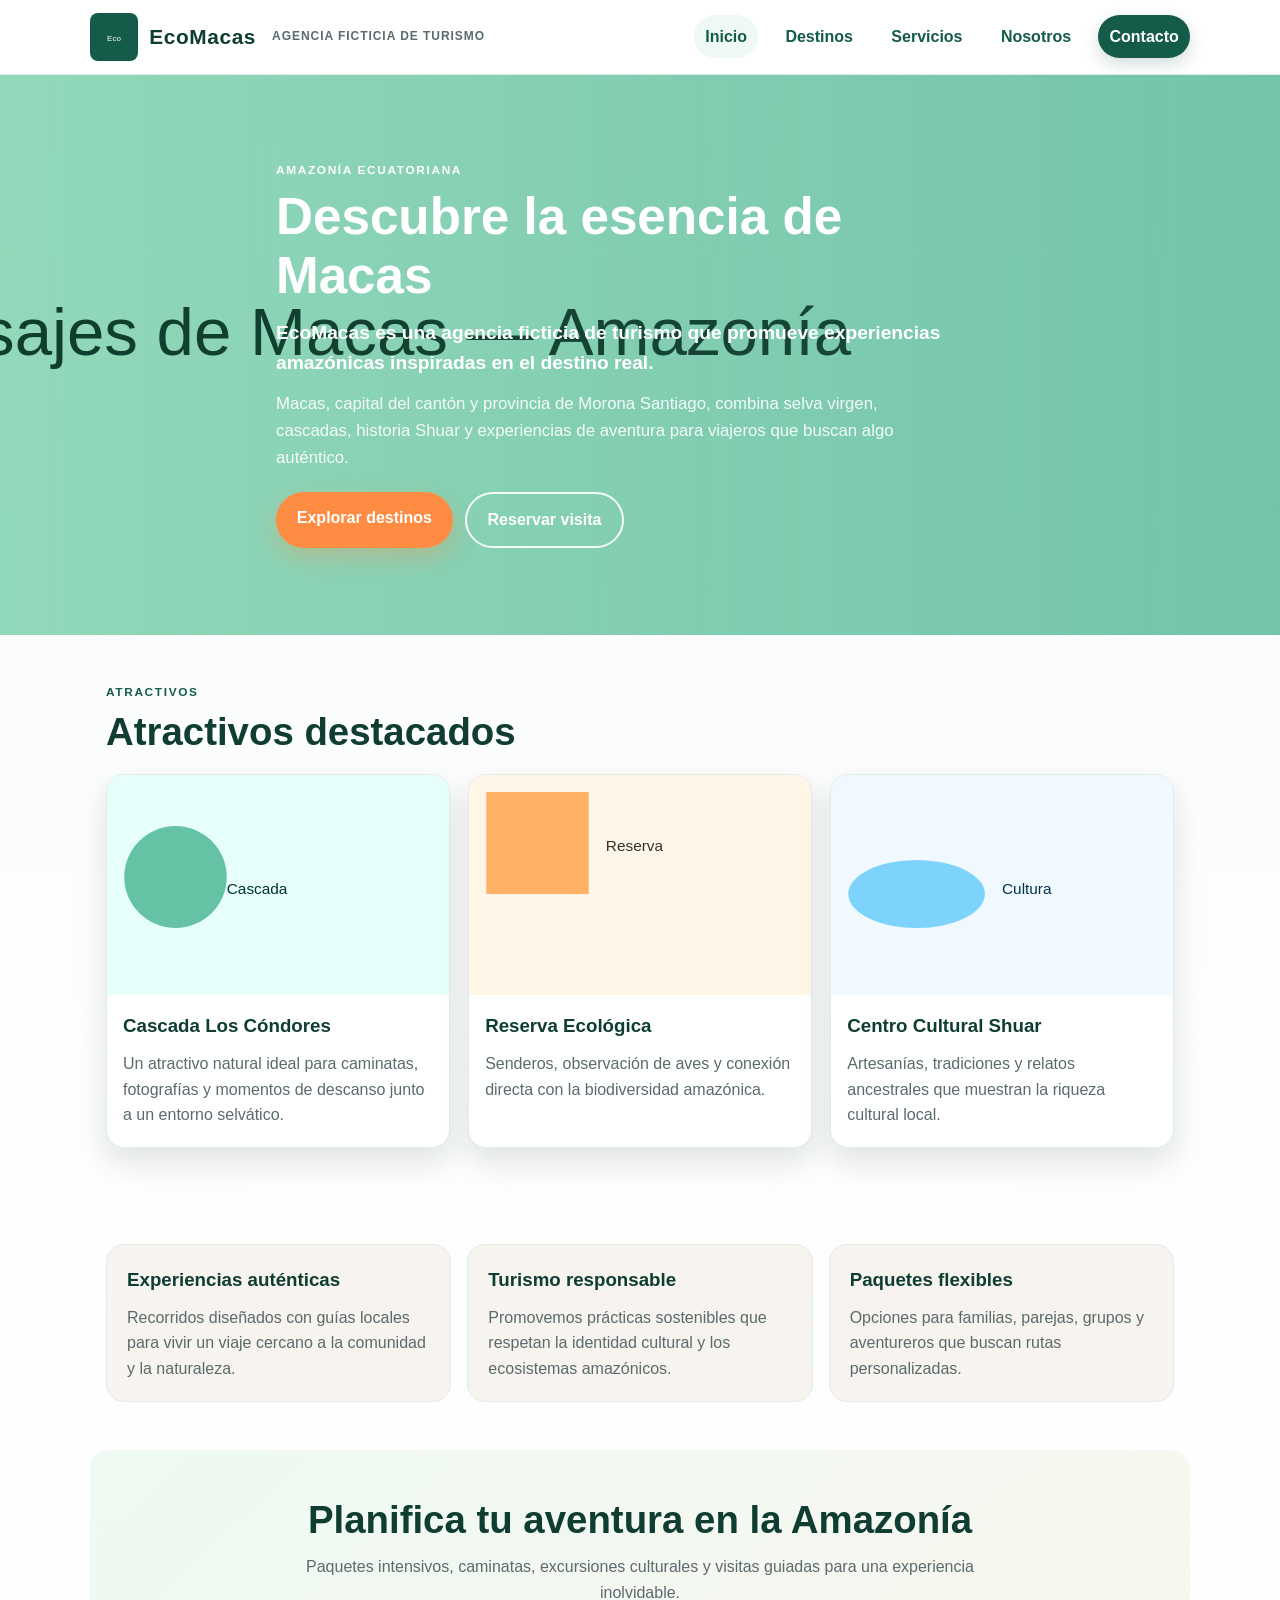
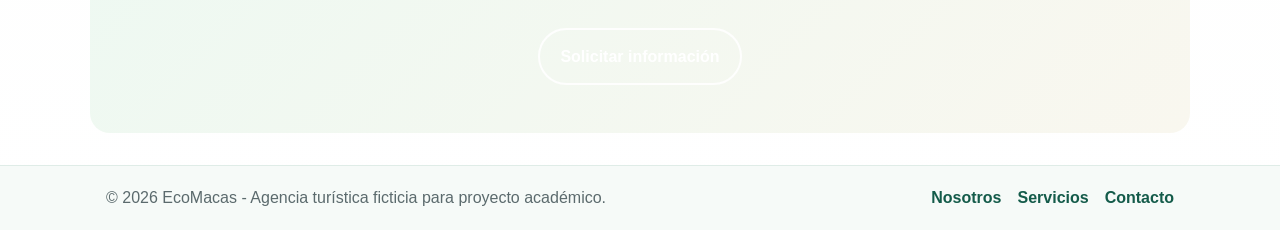
<file: examen diseño/index.html>
<!doctype html>
<html lang="es">
<head>
  <meta charset="utf-8">
  <meta name="viewport" content="width=device-width, initial-scale=1">
  <meta name="description" content="EcoMacas agencia turística de Macas, Morona Santiago: naturaleza, cultura Shuar, cascadas y paquetes de aventura en la Amazonía ecuatoriana.">
  <title>EcoMacas | Agencia de Turismo en Macas</title>
  <link rel="stylesheet" href="css/styles.css">
</head>
<body>
  <header class="site-header">
    <div class="container header-inner">
      <a href="index.html" class="logo" aria-label="Inicio EcoMacas">
        <img src="images/logo.svg" alt="Logo de EcoMacas">
        <span class="brand">EcoMacas</span>
      </a>
      <span class="agency-tag">Agencia ficticia de turismo</span>
      <nav class="main-nav" aria-label="Navegación principal">
        <a href="index.html" class="active">Inicio</a>
        <a href="destinos.html">Destinos</a>
        <a href="servicios.html">Servicios</a>
        <a href="nosotros.html">Nosotros</a>
        <a href="contacto.html" class="btn-nav">Contacto</a>
      </nav>
    </div>
  </header>

  <main>
    <section class="hero">
      <img src="images/hero.svg" alt="Paisaje natural de la Amazonía de Macas" class="hero-img">
      <div class="container hero-content">
        <p class="eyebrow">Amazonía ecuatoriana</p>
        <h1>Descubre la esencia de Macas</h1>
        <p class="slogan">EcoMacas es una agencia ficticia de turismo que promueve experiencias amazónicas inspiradas en el destino real.</p>
        <p class="lead">Macas, capital del cantón y provincia de Morona Santiago, combina selva virgen, cascadas, historia Shuar y experiencias de aventura para viajeros que buscan algo auténtico.</p>
        <div class="hero-actions">
          <a href="destinos.html" class="cta">Explorar destinos</a>
          <a href="contacto.html" class="cta secondary">Reservar visita</a>
        </div>
      </div>
    </section>

    <section class="destacados container">
      <div class="section-heading">
        <p class="eyebrow dark">Atractivos</p>
        <h2>Atractivos destacados</h2>
      </div>
      <div class="cards-grid three-columns">
        <article class="card">
          <img src="images/destino1.svg" alt="Cascada Los Cóndores en Macas">
          <div class="card-body">
            <h3>Cascada Los Cóndores</h3>
            <p>Un atractivo natural ideal para caminatas, fotografías y momentos de descanso junto a un entorno selvático.</p>
          </div>
        </article>
        <article class="card">
          <img src="images/destino2.svg" alt="Reserva ecológica de Macas">
          <div class="card-body">
            <h3>Reserva Ecológica</h3>
            <p>Senderos, observación de aves y conexión directa con la biodiversidad amazónica.</p>
          </div>
        </article>
        <article class="card">
          <img src="images/destino3.svg" alt="Centro cultural Shuar">
          <div class="card-body">
            <h3>Centro Cultural Shuar</h3>
            <p>Artesanías, tradiciones y relatos ancestrales que muestran la riqueza cultural local.</p>
          </div>
        </article>
      </div>
    </section>

    <section class="features container">
      <div class="feature">
        <h3>Experiencias auténticas</h3>
        <p>Recorridos diseñados con guías locales para vivir un viaje cercano a la comunidad y la naturaleza.</p>
      </div>
      <div class="feature">
        <h3>Turismo responsable</h3>
        <p>Promovemos prácticas sostenibles que respetan la identidad cultural y los ecosistemas amazónicos.</p>
      </div>
      <div class="feature">
        <h3>Paquetes flexibles</h3>
        <p>Opciones para familias, parejas, grupos y aventureros que buscan rutas personalizadas.</p>
      </div>
    </section>

    <section class="llamada container">
      <h2>Planifica tu aventura en la Amazonía</h2>
      <p>Paquetes intensivos, caminatas, excursiones culturales y visitas guiadas para una experiencia inolvidable.</p>
      <a href="contacto.html" class="cta outline">Solicitar información</a>
    </section>
  </main>

  <footer class="site-footer">
    <div class="container footer-inner">
      <p>&copy; 2026 EcoMacas - Agencia turística ficticia para proyecto académico.</p>
      <nav class="footer-nav" aria-label="Navegación del pie de página">
        <a href="nosotros.html">Nosotros</a>
        <a href="servicios.html">Servicios</a>
        <a href="contacto.html">Contacto</a>
      </nav>
    </div>
  </footer>
</body>
</html>
</file>
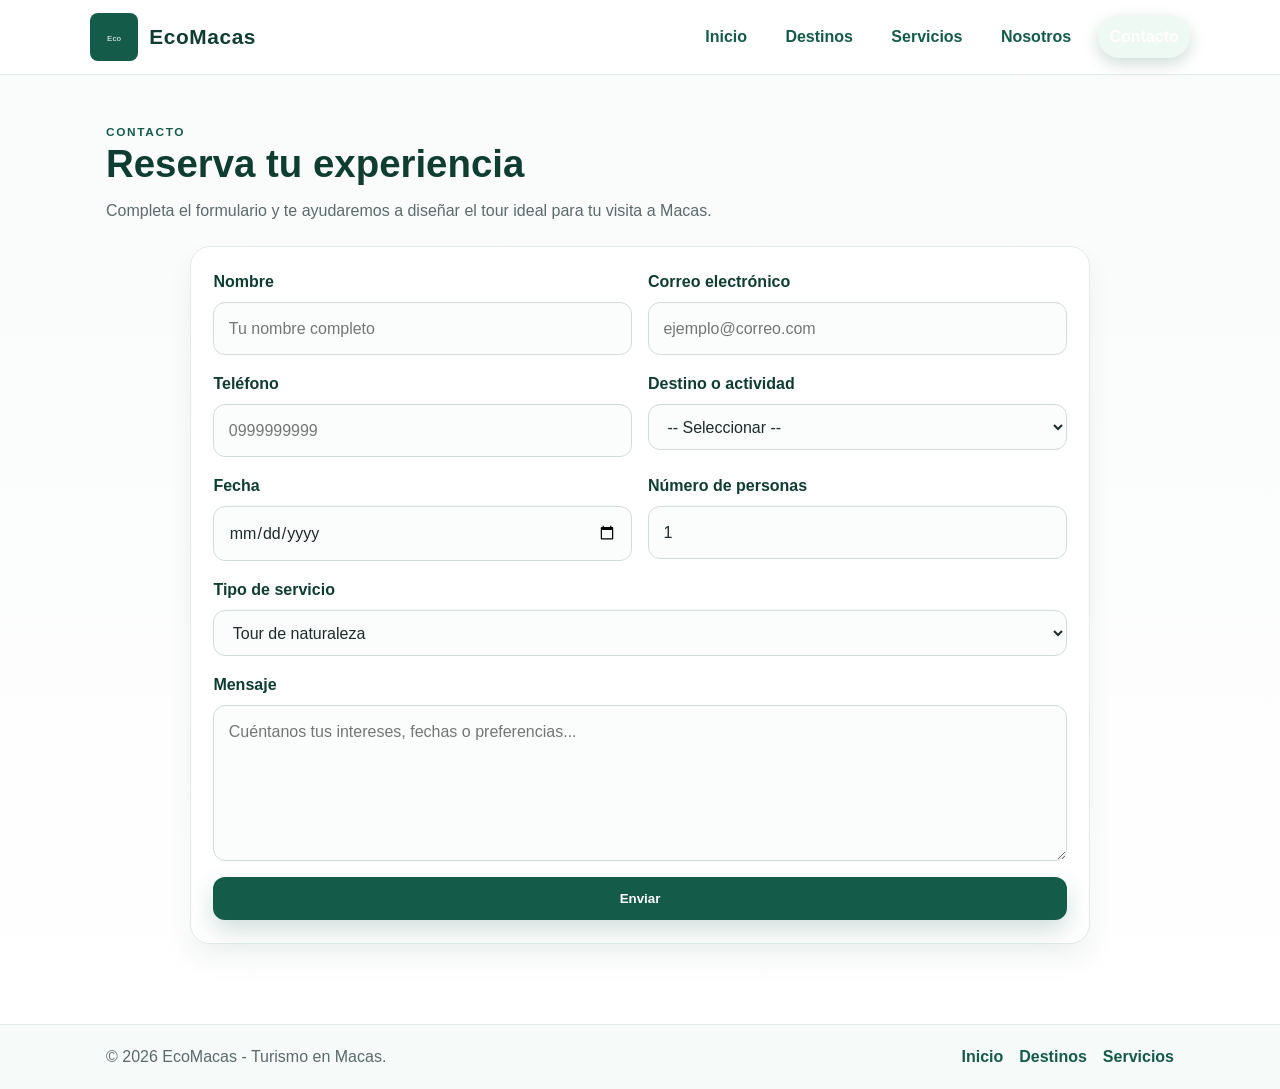
<file: examen diseño/contacto.html>
<!doctype html>
<html lang="es">
<head>
  <meta charset="utf-8">
  <meta name="viewport" content="width=device-width, initial-scale=1">
  <meta name="description" content="Formulario de contacto y reserva de EcoMacas para planificar tours en Macas, Morona Santiago.">
  <title>Contacto | EcoMacas</title>
  <link rel="stylesheet" href="css/styles.css">
</head>
<body>
  <header class="site-header">
    <div class="container header-inner">
      <a href="index.html" class="logo" aria-label="Inicio EcoMacas">
        <img src="images/logo.svg" alt="Logo de EcoMacas">
        <span class="brand">EcoMacas</span>
      </a>
      <nav class="main-nav" aria-label="Navegación principal">
        <a href="index.html">Inicio</a>
        <a href="destinos.html">Destinos</a>
        <a href="servicios.html">Servicios</a>
        <a href="nosotros.html">Nosotros</a>
        <a href="contacto.html" class="btn-nav active">Contacto</a>
      </nav>
    </div>
  </header>

  <main class="container page-main">
    <section class="page-intro">
      <p class="eyebrow dark">Contacto</p>
      <h1>Reserva tu experiencia</h1>
      <p>Completa el formulario y te ayudaremos a diseñar el tour ideal para tu visita a Macas.</p>
    </section>

    <form action="#" method="post" class="contact-form">
      <div class="form-group">
        <label for="nombre">Nombre</label>
        <input type="text" id="nombre" name="nombre" placeholder="Tu nombre completo" required>
      </div>

      <div class="form-group">
        <label for="email">Correo electrónico</label>
        <input type="email" id="email" name="email" placeholder="ejemplo@correo.com" required>
      </div>

      <div class="form-group">
        <label for="telefono">Teléfono</label>
        <input type="tel" id="telefono" name="telefono" placeholder="0999999999">
      </div>

      <div class="form-group">
        <label for="destino">Destino o actividad</label>
        <select id="destino" name="destino" required>
          <option value="">-- Seleccionar --</option>
          <option value="cascada-condores">Cascada Los Cóndores</option>
          <option value="reserva-rio-blanco">Reserva Ecológica Río Blanco</option>
          <option value="tour-cultural">Tour cultural Shuar</option>
          <option value="tour-aventura">Tour de aventura</option>
          <option value="paquete-fin-de-semana">Paquete fin de semana</option>
        </select>
      </div>

      <div class="form-group">
        <label for="fecha">Fecha</label>
        <input type="date" id="fecha" name="fecha" required>
      </div>

      <div class="form-group">
        <label for="personas">Número de personas</label>
        <input type="number" id="personas" name="personas" min="1" value="1" required>
      </div>

      <div class="form-group wide">
        <label for="tipo">Tipo de servicio</label>
        <select id="tipo" name="tipo">
          <option value="tour-naturaleza">Tour de naturaleza</option>
          <option value="tour-cultural">Tour cultural</option>
          <option value="tour-aventura">Tour de aventura</option>
          <option value="paquete-fin-de-semana">Paquete fin de semana</option>
        </select>
      </div>

      <div class="form-group wide">
        <label for="mensaje">Mensaje</label>
        <textarea id="mensaje" name="mensaje" rows="5" placeholder="Cuéntanos tus intereses, fechas o preferencias..."></textarea>
      </div>

      <button type="submit" class="btn-submit">Enviar</button>
    </form>
  </main>

  <footer class="site-footer">
    <div class="container footer-inner">
      <p>&copy; 2026 EcoMacas - Turismo en Macas.</p>
      <nav class="footer-nav" aria-label="Navegación del pie de página">
        <a href="index.html">Inicio</a>
        <a href="destinos.html">Destinos</a>
        <a href="servicios.html">Servicios</a>
      </nav>
    </div>
  </footer>
</body>
</html>
</file>
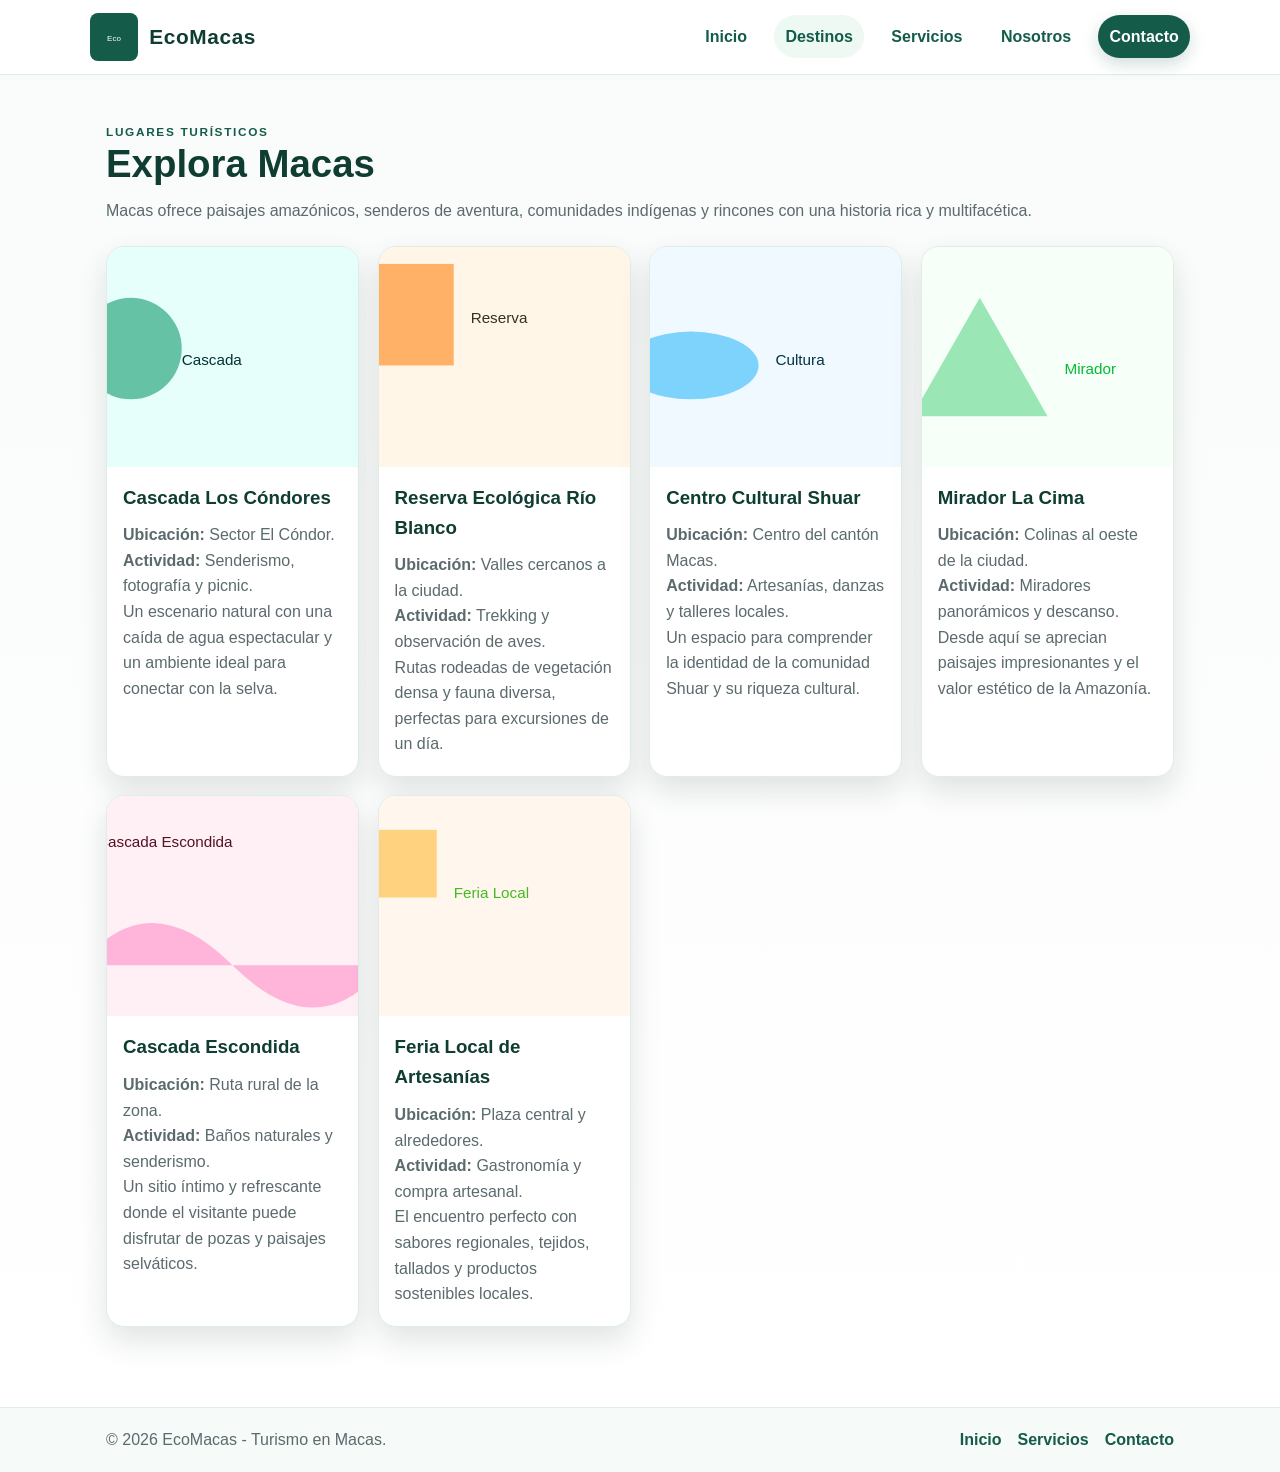
<file: examen diseño/destinos.html>
<!doctype html>
<html lang="es">
<head>
  <meta charset="utf-8">
  <meta name="viewport" content="width=device-width, initial-scale=1">
  <meta name="description" content="Explora los principales atractivos turísticos de Macas, Morona Santiago: cascadas, reservas, cultura Shuar y aventuras en la Amazonía.">
  <title>Destinos | EcoMacas</title>
  <link rel="stylesheet" href="css/styles.css">
</head>
<body>
  <header class="site-header">
    <div class="container header-inner">
      <a href="index.html" class="logo" aria-label="Inicio EcoMacas">
        <img src="images/logo.svg" alt="Logo de EcoMacas">
        <span class="brand">EcoMacas</span>
      </a>
      <nav class="main-nav" aria-label="Navegación principal">
        <a href="index.html">Inicio</a>
        <a href="destinos.html" class="active">Destinos</a>
        <a href="servicios.html">Servicios</a>
        <a href="nosotros.html">Nosotros</a>
        <a href="contacto.html" class="btn-nav">Contacto</a>
      </nav>
    </div>
  </header>

  <main class="container page-main">
    <section class="page-intro">
      <p class="eyebrow dark">Lugares turísticos</p>
      <h1>Explora Macas</h1>
      <p>Macas ofrece paisajes amazónicos, senderos de aventura, comunidades indígenas y rincones con una historia rica y multifacética.</p>
    </section>

    <section class="cards-grid four-columns" aria-label="Atractivos turísticos de Macas">
      <article class="card destination-card">
        <img src="images/destino1.svg" alt="Cascada Los Cóndores en Macas">
        <div class="card-body">
          <h3>Cascada Los Cóndores</h3>
          <p><strong>Ubicación:</strong> Sector El Cóndor.</p>
          <p><strong>Actividad:</strong> Senderismo, fotografía y picnic.</p>
          <p>Un escenario natural con una caída de agua espectacular y un ambiente ideal para conectar con la selva.</p>
        </div>
      </article>
      <article class="card destination-card">
        <img src="images/destino2.svg" alt="Reserva ecológica de Macas">
        <div class="card-body">
          <h3>Reserva Ecológica Río Blanco</h3>
          <p><strong>Ubicación:</strong> Valles cercanos a la ciudad.</p>
          <p><strong>Actividad:</strong> Trekking y observación de aves.</p>
          <p>Rutas rodeadas de vegetación densa y fauna diversa, perfectas para excursiones de un día.</p>
        </div>
      </article>
      <article class="card destination-card">
        <img src="images/destino3.svg" alt="Centro cultural Shuar">
        <div class="card-body">
          <h3>Centro Cultural Shuar</h3>
          <p><strong>Ubicación:</strong> Centro del cantón Macas.</p>
          <p><strong>Actividad:</strong> Artesanías, danzas y talleres locales.</p>
          <p>Un espacio para comprender la identidad de la comunidad Shuar y su riqueza cultural.</p>
        </div>
      </article>
      <article class="card destination-card">
        <img src="images/destino4.svg" alt="Mirador La Cima">
        <div class="card-body">
          <h3>Mirador La Cima</h3>
          <p><strong>Ubicación:</strong> Colinas al oeste de la ciudad.</p>
          <p><strong>Actividad:</strong> Miradores panorámicos y descanso.</p>
          <p>Desde aquí se aprecian paisajes impresionantes y el valor estético de la Amazonía.</p>
        </div>
      </article>
      <article class="card destination-card">
        <img src="images/destino5.svg" alt="Cascada Escondida en Macas">
        <div class="card-body">
          <h3>Cascada Escondida</h3>
          <p><strong>Ubicación:</strong> Ruta rural de la zona.</p>
          <p><strong>Actividad:</strong> Baños naturales y senderismo.</p>
          <p>Un sitio íntimo y refrescante donde el visitante puede disfrutar de pozas y paisajes selváticos.</p>
        </div>
      </article>
      <article class="card destination-card">
        <img src="images/destino6.svg" alt="Feria local de Macas">
        <div class="card-body">
          <h3>Feria Local de Artesanías</h3>
          <p><strong>Ubicación:</strong> Plaza central y alrededores.</p>
          <p><strong>Actividad:</strong> Gastronomía y compra artesanal.</p>
          <p>El encuentro perfecto con sabores regionales, tejidos, tallados y productos sostenibles locales.</p>
        </div>
      </article>
    </section>
  </main>

  <footer class="site-footer">
    <div class="container footer-inner">
      <p>&copy; 2026 EcoMacas - Turismo en Macas.</p>
      <nav class="footer-nav" aria-label="Navegación del pie de página">
        <a href="index.html">Inicio</a>
        <a href="servicios.html">Servicios</a>
        <a href="contacto.html">Contacto</a>
      </nav>
    </div>
  </footer>
</body>
</html>
</file>
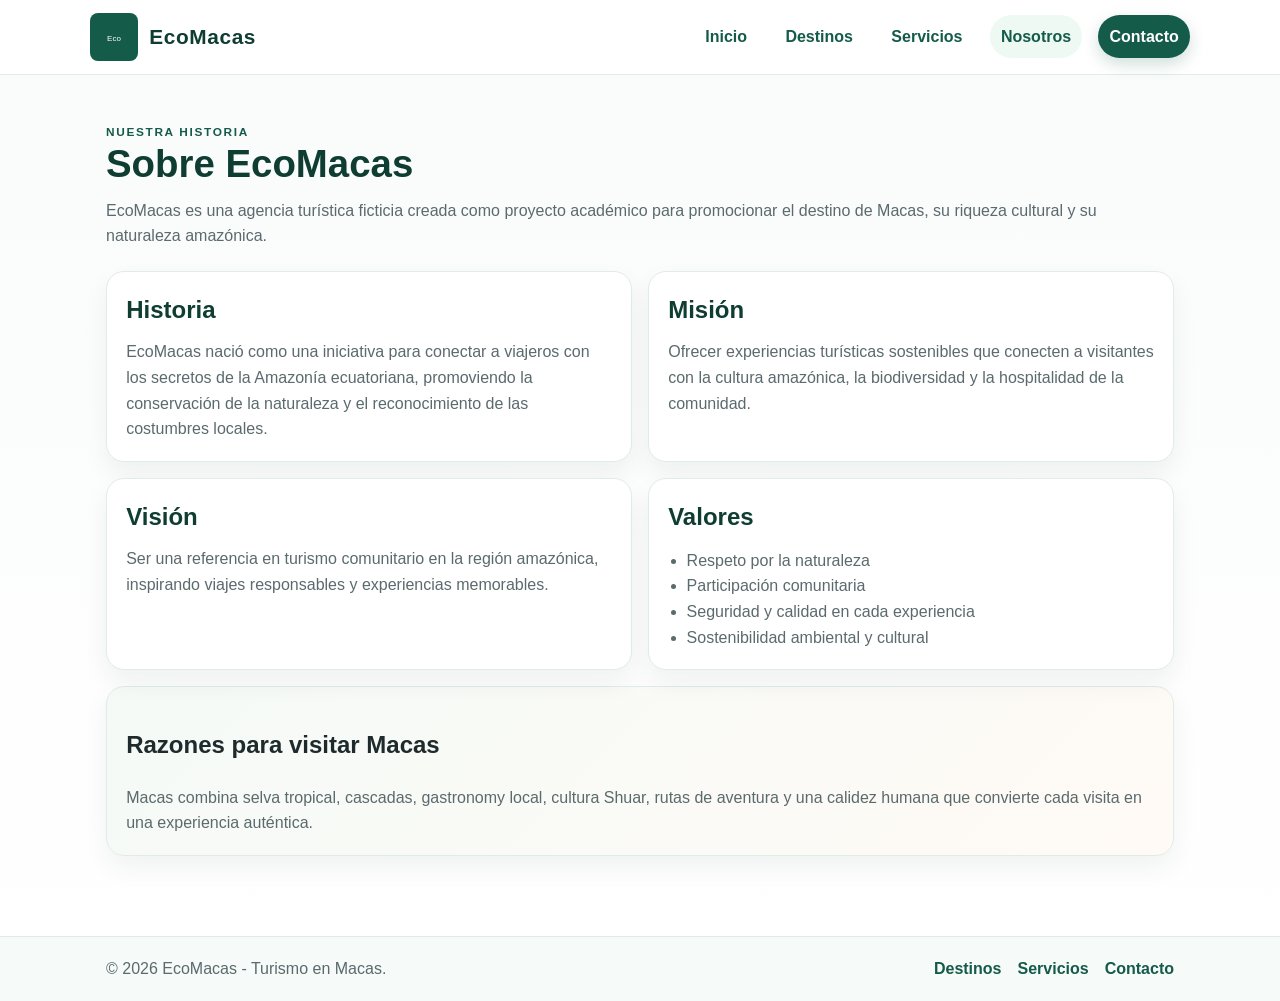
<file: examen diseño/nosotros.html>
<!doctype html>
<html lang="es">
<head>
  <meta charset="utf-8">
  <meta name="viewport" content="width=device-width, initial-scale=1">
  <meta name="description" content="Conoce la historia, misión, visión y valores de EcoMacas, agencia especializada en turismo sostenible de Macas, Morona Santiago.">
  <title>Nosotros | EcoMacas</title>
  <link rel="stylesheet" href="css/styles.css">
</head>
<body>
  <header class="site-header">
    <div class="container header-inner">
      <a href="index.html" class="logo" aria-label="Inicio EcoMacas">
        <img src="images/logo.svg" alt="Logo de EcoMacas">
        <span class="brand">EcoMacas</span>
      </a>
      <nav class="main-nav" aria-label="Navegación principal">
        <a href="index.html">Inicio</a>
        <a href="destinos.html">Destinos</a>
        <a href="servicios.html">Servicios</a>
        <a href="nosotros.html" class="active">Nosotros</a>
        <a href="contacto.html" class="btn-nav">Contacto</a>
      </nav>
    </div>
  </header>

  <main class="container page-main">
    <section class="page-intro">
      <p class="eyebrow dark">Nuestra historia</p>
      <h1>Sobre EcoMacas</h1>
      <p>EcoMacas es una agencia turística ficticia creada como proyecto académico para promocionar el destino de Macas, su riqueza cultural y su naturaleza amazónica.</p>
    </section>

    <section class="about-grid">
      <article class="about-card">
        <h2>Historia</h2>
        <p>EcoMacas nació como una iniciativa para conectar a viajeros con los secretos de la Amazonía ecuatoriana, promoviendo la conservación de la naturaleza y el reconocimiento de las costumbres locales.</p>
      </article>
      <article class="about-card">
        <h2>Misión</h2>
        <p>Ofrecer experiencias turísticas sostenibles que conecten a visitantes con la cultura amazónica, la biodiversidad y la hospitalidad de la comunidad.</p>
      </article>
      <article class="about-card">
        <h2>Visión</h2>
        <p>Ser una referencia en turismo comunitario en la región amazónica, inspirando viajes responsables y experiencias memorables.</p>
      </article>
      <article class="about-card">
        <h2>Valores</h2>
        <ul>
          <li>Respeto por la naturaleza</li>
          <li>Participación comunitaria</li>
          <li>Seguridad y calidad en cada experiencia</li>
          <li>Sostenibilidad ambiental y cultural</li>
        </ul>
      </article>
    </section>

    <section class="about-highlight">
      <h2>Razones para visitar Macas</h2>
      <p>Macas combina selva tropical, cascadas, gastronomy local, cultura Shuar, rutas de aventura y una calidez humana que convierte cada visita en una experiencia auténtica.</p>
    </section>
  </main>

  <footer class="site-footer">
    <div class="container footer-inner">
      <p>&copy; 2026 EcoMacas - Turismo en Macas.</p>
      <nav class="footer-nav" aria-label="Navegación del pie de página">
        <a href="destinos.html">Destinos</a>
        <a href="servicios.html">Servicios</a>
        <a href="contacto.html">Contacto</a>
      </nav>
    </div>
  </footer>
</body>
</html>
</file>
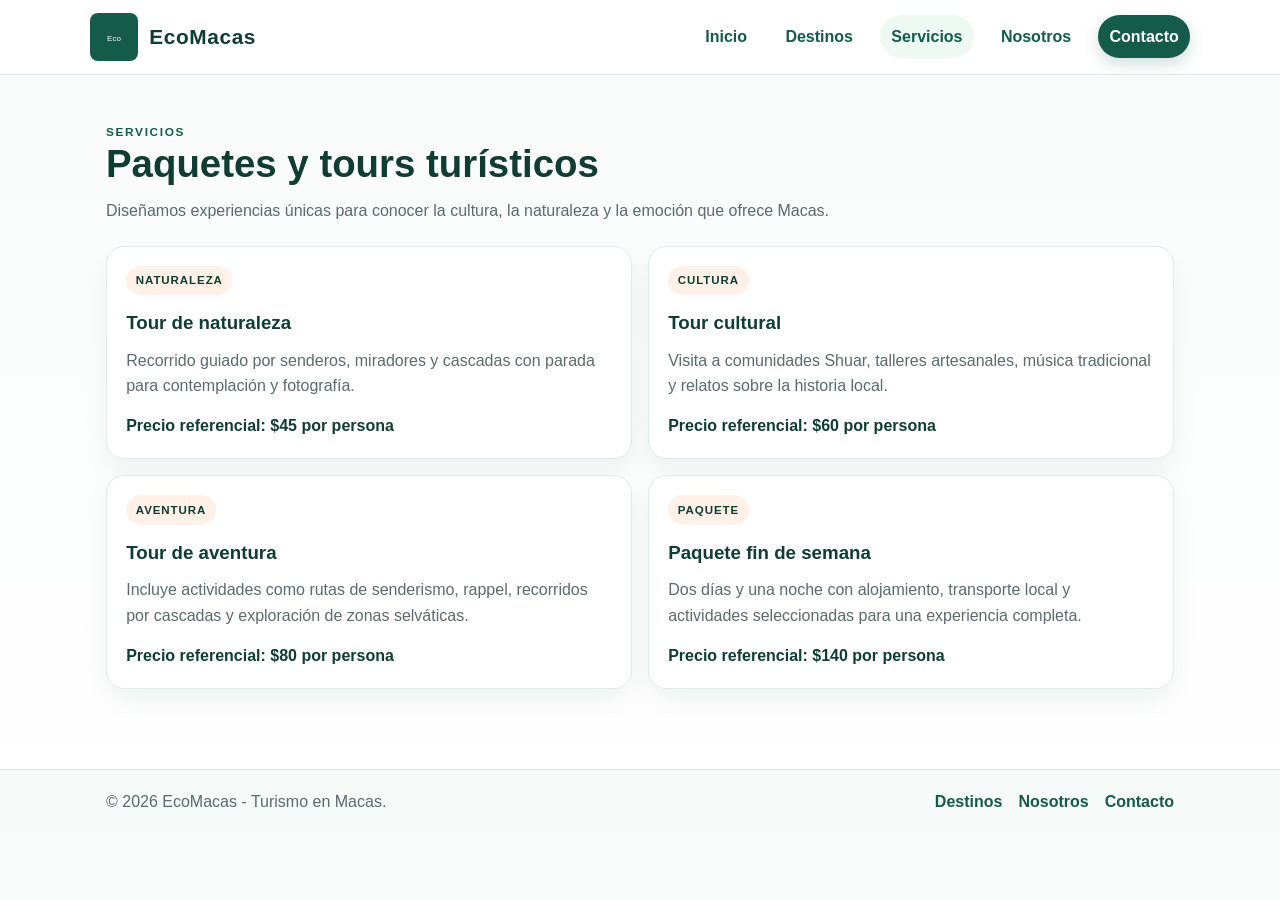
<file: examen diseño/servicios.html>
<!doctype html>
<html lang="es">
<head>
  <meta charset="utf-8">
  <meta name="viewport" content="width=device-width, initial-scale=1">
  <meta name="description" content="Servicios turísticos en Macas: tours culturales, de aventura, naturaleza, gastronomía y paquetes de fin de semana.">
  <title>Servicios | EcoMacas</title>
  <link rel="stylesheet" href="css/styles.css">
</head>
<body>
  <header class="site-header">
    <div class="container header-inner">
      <a href="index.html" class="logo" aria-label="Inicio EcoMacas">
        <img src="images/logo.svg" alt="Logo de EcoMacas">
        <span class="brand">EcoMacas</span>
      </a>
      <nav class="main-nav" aria-label="Navegación principal">
        <a href="index.html">Inicio</a>
        <a href="destinos.html">Destinos</a>
        <a href="servicios.html" class="active">Servicios</a>
        <a href="nosotros.html">Nosotros</a>
        <a href="contacto.html" class="btn-nav">Contacto</a>
      </nav>
    </div>
  </header>

  <main class="container page-main">
    <section class="page-intro">
      <p class="eyebrow dark">Servicios</p>
      <h1>Paquetes y tours turísticos</h1>
      <p>Diseñamos experiencias únicas para conocer la cultura, la naturaleza y la emoción que ofrece Macas.</p>
    </section>

    <section class="services-list" aria-label="Servicios turísticos de EcoMacas">
      <article class="service">
        <span class="service-tag">Naturaleza</span>
        <h3>Tour de naturaleza</h3>
        <p>Recorrido guiado por senderos, miradores y cascadas con parada para contemplación y fotografía.</p>
        <p class="price">Precio referencial: $45 por persona</p>
      </article>
      <article class="service">
        <span class="service-tag">Cultura</span>
        <h3>Tour cultural</h3>
        <p>Visita a comunidades Shuar, talleres artesanales, música tradicional y relatos sobre la historia local.</p>
        <p class="price">Precio referencial: $60 por persona</p>
      </article>
      <article class="service">
        <span class="service-tag">Aventura</span>
        <h3>Tour de aventura</h3>
        <p>Incluye actividades como rutas de senderismo, rappel, recorridos por cascadas y exploración de zonas selváticas.</p>
        <p class="price">Precio referencial: $80 por persona</p>
      </article>
      <article class="service">
        <span class="service-tag">Paquete</span>
        <h3>Paquete fin de semana</h3>
        <p>Dos días y una noche con alojamiento, transporte local y actividades seleccionadas para una experiencia completa.</p>
        <p class="price">Precio referencial: $140 por persona</p>
      </article>
    </section>
  </main>

  <footer class="site-footer">
    <div class="container footer-inner">
      <p>&copy; 2026 EcoMacas - Turismo en Macas.</p>
      <nav class="footer-nav" aria-label="Navegación del pie de página">
        <a href="destinos.html">Destinos</a>
        <a href="nosotros.html">Nosotros</a>
        <a href="contacto.html">Contacto</a>
      </nav>
    </div>
  </footer>
</body>
</html>
</file>
<file: examen diseño/css/styles.css>
:root {
  --forest: #145b4a;
  --forest-dark: #0f3d32;
  --accent: #ff8c42;
  --accent-soft: #fff1e8;
  --sand: #f7f3ee;
  --green-soft: #edf9f2;
  --text: #1e2a2b;
  --muted: #5b6a6d;
  --card-border: #dfece7;
  --white: #ffffff;
  --shadow: rgba(16, 44, 39, 0.12);
}

* {
  box-sizing: border-box;
}

html {
  scroll-behavior: smooth;
}

body {
  margin: 0;
  font-family: Inter, "Segoe UI", Tahoma, sans-serif;
  line-height: 1.6;
  color: var(--text);
  background: linear-gradient(180deg, #f9fbfa 0%, #ffffff 100%);
}

img {
  max-width: 100%;
  display: block;
}

a {
  color: inherit;
}

.container {
  max-width: 1100px;
  margin: 0 auto;
  padding: 0 1rem;
}

.site-header {
  background: rgba(255, 255, 255, 0.95);
  border-bottom: 1px solid var(--card-border);
  position: sticky;
  top: 0;
  z-index: 20;
  backdrop-filter: blur(6px);
}

.header-inner {
  display: flex;
  align-items: center;
  justify-content: space-between;
  gap: 1rem;
  padding: 0.8rem 0;
}

.logo {
  display: inline-flex;
  align-items: center;
  gap: 0.7rem;
  text-decoration: none;
  color: var(--forest-dark);
  font-weight: 800;
  letter-spacing: 0.04em;
}

.logo img {
  width: 48px;
  height: 48px;
}

.logo .brand {
  font-size: 1.3rem;
}

.agency-tag {
  color: var(--muted);
  font-size: 0.75rem;
  font-weight: 700;
  text-transform: uppercase;
  letter-spacing: 0.08em;
  margin-right: auto;
}

.main-nav {
  display: flex;
  align-items: center;
  flex-wrap: wrap;
  gap: 1rem;
}

.main-nav a {
  text-decoration: none;
  color: var(--forest);
  font-weight: 600;
  padding: 0.55rem 0.7rem;
  border-radius: 999px;
  transition: all 0.2s ease;
}

.main-nav a:hover,
.main-nav a:focus-visible,
.main-nav .active {
  background: var(--green-soft);
  outline: none;
}

.btn-nav {
  background: var(--forest);
  color: var(--white) !important;
  box-shadow: 0 6px 16px rgba(20, 91, 74, 0.2);
}

.hero {
  position: relative;
  background: linear-gradient(90deg, rgba(9, 38, 32, 0.72), rgba(22, 87, 72, 0.45));
  overflow: hidden;
}

.hero-img {
  width: 100%;
  height: 560px;
  object-fit: cover;
  opacity: 0.85;
}

.hero-content {
  position: absolute;
  inset: 0;
  display: flex;
  flex-direction: column;
  justify-content: center;
  max-width: 760px;
  padding: 2rem 1rem;
  color: var(--white);
}

.eyebrow {
  margin: 0 0 0.5rem;
  text-transform: uppercase;
  letter-spacing: 0.14em;
  font-size: 0.74rem;
  font-weight: 700;
}

.eyebrow.dark {
  color: var(--forest);
}

.hero h1,
.page-intro h1,
.section-heading h2,
.llamada h2 {
  margin: 0 0 0.75rem;
  line-height: 1.15;
}

.hero h1 {
  font-size: clamp(2.2rem, 4vw, 4rem);
}

.slogan {
  font-size: 1.2rem;
  font-weight: 700;
  margin: 0 0 0.75rem;
}

.lead {
  max-width: 620px;
  margin: 0 0 1.25rem;
  font-size: 1.05rem;
  color: rgba(255, 255, 255, 0.9);
}

.hero-actions {
  display: flex;
  flex-wrap: wrap;
  gap: 0.75rem;
}

.cta {
  display: inline-block;
  padding: 0.85rem 1.3rem;
  background: var(--accent);
  color: var(--white);
  text-decoration: none;
  border-radius: 999px;
  font-weight: 700;
  box-shadow: 0 10px 24px rgba(255, 140, 66, 0.3);
  transition: transform 0.2s ease, box-shadow 0.2s ease;
}

.cta:hover,
.cta:focus-visible,
.btn-submit:hover,
.btn-submit:focus-visible {
  transform: translateY(-1px);
  outline: none;
}

.cta.secondary,
.cta.outline {
  background: transparent;
  border: 2px solid rgba(255, 255, 255, 0.9);
  box-shadow: none;
}

.destacados,
.page-main,
.features,
.llamada {
  padding-top: 3rem;
  padding-bottom: 3rem;
}

.section-heading {
  margin-bottom: 1.3rem;
}

.section-heading h2,
.page-intro h1,
.llamada h2 {
  color: var(--forest-dark);
  font-size: clamp(1.8rem, 3vw, 2.5rem);
}

.cards-grid {
  display: grid;
  gap: 1.15rem;
}

.three-columns {
  grid-template-columns: repeat(3, minmax(0, 1fr));
}

.four-columns {
  grid-template-columns: repeat(4, minmax(0, 1fr));
}

.card {
  background: var(--white);
  border: 1px solid var(--card-border);
  border-radius: 18px;
  overflow: hidden;
  box-shadow: 0 14px 30px var(--shadow);
  transition: transform 0.2s ease, box-shadow 0.2s ease;
}

.card:hover,
.card:focus-within {
  transform: translateY(-3px);
  box-shadow: 0 20px 36px rgba(24, 60, 54, 0.14);
}

.card img {
  width: 100%;
  height: 220px;
  object-fit: cover;
}

.card-body {
  padding: 1rem 1rem 1.2rem;
}

.card h3,
.service h3,
.about-card h2,
.feature h3 {
  margin-top: 0;
  margin-bottom: 0.6rem;
  color: var(--forest-dark);
}

.card p,
.service p,
.about-card p,
.feature p,
.page-intro p,
.about-highlight p {
  margin: 0;
  color: var(--muted);
}

.features {
  display: grid;
  grid-template-columns: repeat(3, minmax(0, 1fr));
  gap: 1rem;
}

.feature {
  background: var(--sand);
  border: 1px solid var(--card-border);
  border-radius: 18px;
  padding: 1.25rem;
}

.llamada {
  background: linear-gradient(135deg, var(--green-soft), #f9f7ef);
  border-radius: 20px;
  text-align: center;
  margin: 0 auto 2rem;
  max-width: 1100px;
  padding-left: 1.5rem;
  padding-right: 1.5rem;
}

.llamada p {
  max-width: 700px;
  margin: 0 auto 1.4rem;
  color: var(--muted);
}

.page-intro {
  margin-bottom: 1.4rem;
}

.services-list {
  display: grid;
  grid-template-columns: repeat(2, minmax(0, 1fr));
  gap: 1rem;
}

.service {
  background: var(--white);
  border: 1px solid var(--card-border);
  border-radius: 18px;
  padding: 1.2rem;
  box-shadow: 0 12px 26px rgba(17, 58, 53, 0.06);
}

.service-tag {
  display: inline-block;
  padding: 0.35rem 0.6rem;
  border-radius: 999px;
  background: var(--accent-soft);
  color: var(--forest-dark);
  font-size: 0.72rem;
  font-weight: 700;
  text-transform: uppercase;
  letter-spacing: 0.08em;
  margin-bottom: 0.8rem;
}

.price {
  margin-top: 0.9rem !important;
  color: var(--forest-dark) !important;
  font-weight: 700;
}

.about-grid {
  display: grid;
  grid-template-columns: repeat(2, minmax(0, 1fr));
  gap: 1rem;
}

.about-card,
.about-highlight {
  background: var(--white);
  border: 1px solid var(--card-border);
  border-radius: 18px;
  padding: 1.2rem;
  box-shadow: 0 12px 26px rgba(17, 58, 53, 0.06);
}

.about-card ul {
  margin: 0.7rem 0 0;
  padding-left: 1.15rem;
  color: var(--muted);
}

.about-highlight {
  margin-top: 1rem;
  background: linear-gradient(135deg, #f5faf7, #fffaf5);
}

.contact-form {
  display: grid;
  grid-template-columns: repeat(2, minmax(0, 1fr));
  gap: 1rem;
  max-width: 900px;
  margin: 0 auto;
  background: var(--white);
  border: 1px solid var(--card-border);
  border-radius: 20px;
  padding: 1.4rem;
  box-shadow: 0 14px 28px rgba(17, 58, 53, 0.06);
}

.form-group {
  display: flex;
  flex-direction: column;
  gap: 0.45rem;
}

.form-group.wide {
  grid-column: 1 / -1;
}

.contact-form label {
  font-weight: 700;
  color: var(--forest-dark);
}

.contact-form input,
.contact-form select,
.contact-form textarea {
  width: 100%;
  padding: 0.8rem 0.9rem;
  border: 1px solid #cfddd7;
  border-radius: 12px;
  font: inherit;
  background: #fbfdfc;
  color: var(--text);
  transition: border-color 0.2s ease, box-shadow 0.2s ease;
}

.contact-form input:focus,
.contact-form select:focus,
.contact-form textarea:focus {
  outline: none;
  border-color: var(--forest);
  box-shadow: 0 0 0 4px rgba(20, 91, 74, 0.08);
}

.btn-submit {
  grid-column: 1 / -1;
  border: none;
  border-radius: 12px;
  background: var(--forest);
  color: var(--white);
  padding: 0.9rem 1.2rem;
  font-weight: 700;
  cursor: pointer;
  box-shadow: 0 10px 24px rgba(20, 91, 74, 0.2);
}

.site-footer {
  border-top: 1px solid var(--card-border);
  background: #f6faf8;
  padding: 1.2rem 0;
  margin-top: 2rem;
}

.footer-inner {
  display: flex;
  justify-content: space-between;
  align-items: center;
  gap: 1rem;
  flex-wrap: wrap;
}

.footer-inner p {
  margin: 0;
  color: var(--muted);
}

.footer-nav {
  display: flex;
  flex-wrap: wrap;
  gap: 1rem;
}

.footer-nav a {
  text-decoration: none;
  color: var(--forest);
  font-weight: 600;
}

@media (max-width: 900px) {
  .three-columns,
  .four-columns,
  .features,
  .about-grid,
  .services-list,
  .contact-form {
    grid-template-columns: repeat(2, minmax(0, 1fr));
  }

  .hero-img {
    height: 480px;
  }
}

@media (max-width: 768px) {
  .header-inner,
  .footer-inner {
    flex-direction: column;
    align-items: flex-start;
  }

  .three-columns,
  .four-columns,
  .features,
  .about-grid,
  .services-list,
  .contact-form {
    grid-template-columns: 1fr;
  }

  .hero {
    background: linear-gradient(180deg, rgba(8, 31, 28, 0.65), rgba(18, 72, 60, 0.5));
  }

  .hero-content {
    position: static;
    max-width: 100%;
    padding: 2rem 1rem;
  }

  .hero-img {
    height: 360px;
  }
}

@media (max-width: 520px) {
  .main-nav {
    gap: 0.5rem;
  }

  .main-nav a {
    padding: 0.5rem 0.65rem;
    font-size: 0.92rem;
  }

  .cta {
    width: 100%;
    text-align: center;
  }

  .hero-actions {
    flex-direction: column;
  }
}

.main-nav a:hover,
.footer-nav a:hover,
.card h3:hover {
  opacity: 0.88;
}

.card:focus-within,
.service:focus-within,
.about-card:focus-within {
  outline: 3px solid rgba(20, 91, 74, 0.14);
  outline-offset: 2px;
}
</file>
